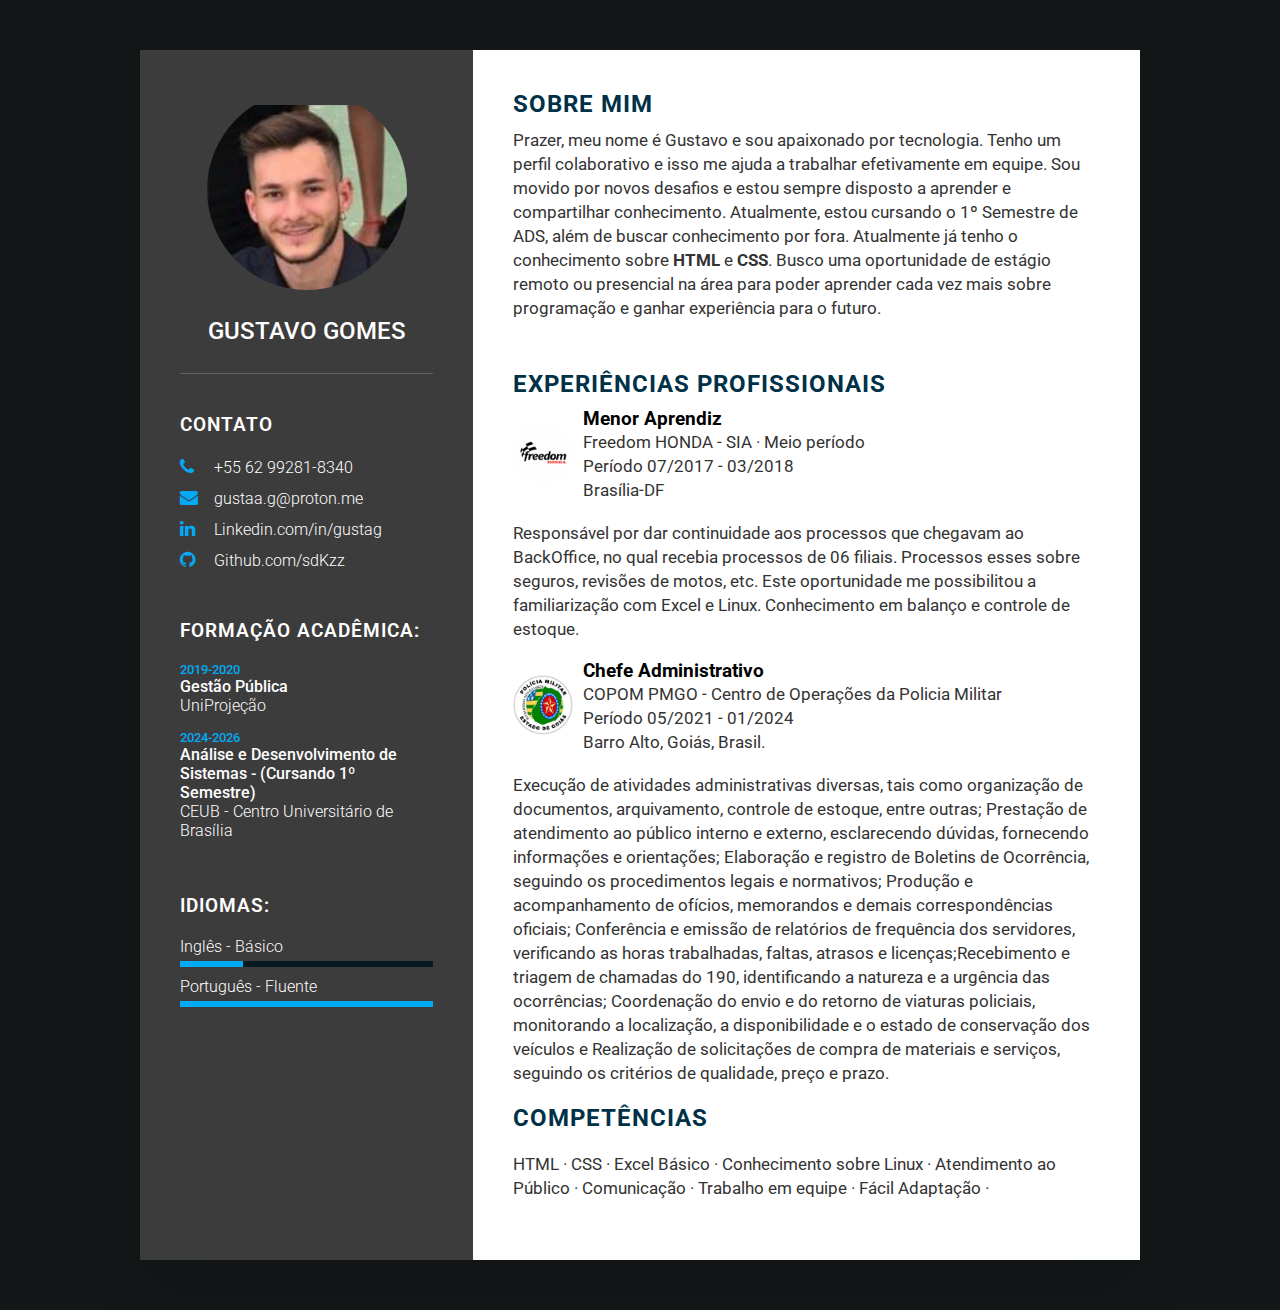
<file: index.html>
<!doctype html>
<html>
    <head>
        <meta charset="utf-8">
        <meta name="viewport" content="width=device-width, initial-scale=1.0">
        <title>Currículo</title>
        <link rel="stylesheet" type="text/css" href="css/style.css">
        <link rel="icon" type="image/jpg" href="images/ico-gusta.ico"/>
        <link rel="preconnect" href="https://fonts.googleapis.com">
        <link rel="preconnect" href="https://fonts.gstatic.com" crossorigin>
        <link href="https://fonts.googleapis.com/css2?family=Poppins&display=swap" rel="stylesheet">
        <link rel="stylesheet" href="https://cdnjs.cloudflare.com/ajax/libs/font-awesome/4.7.0/css/font-awesome.css" integrity="sha512-5A8nwdMOWrSz20fDsjczgUidUBR8liPYU+WymTZP1lmY9G6Oc7HlZv156XqnsgNUzTyMefFTcsFH/tnJE/+xBg==" crossorigin="anonymous" referrerpolicy="no-referrer" />
        <link rel="preconnect" href="https://fonts.googleapis.com">
        <link rel="preconnect" href="https://fonts.gstatic.com" crossorigin>
        <link href="https://fonts.googleapis.com/css2?family=Roboto:wght@300;400&display=swap" rel="stylesheet">
    </head>

    <body>
        <div class="container">

            <!-- Lado Esquerdo do currículo. -->

            <div class="left-Side"> <!-- Abre div lado esquerdo. -->
                <div class="profileText">
                    <div class="imgBx">
                        <img src="images/eu.png" width="300" height="250" width="180">
                    </div>
                    <h2>Gustavo Gomes<br></h2>
                </div>

                <!-- Parte de contato. -->

                <div class="contactInfo">
                    <h3 class="title">Contato</h3>
                    <ul>
                        <li>
                            <span class="icon"><i class="fa fa-phone" aria-hidden="true"></i>
                            </span>
                            <span class="text">+55 62 99281-8340</span>
                        </li>
                        <li>
                            <span class="icon"><i class="fa fa-envelope" aria-hidden="true"></i>
                            </span>
                            <span class="text">gustaa.g@proton.me</span>
                        </li>
                        <li>
                            <span class="icon"><i class="fa fa-linkedin" aria-hidden="true"></i>
                            </span>
                            <span class="text">Linkedin.com/in/gustag</span>
                        </li>
                        <li>
                            <span class="icon"><i class="fa fa-github" aria-hidden="true"></i>
                            </span>
                            <span class="text">Github.com/sdKzz</span>
                        </li>
                    </ul>
                </div>

                <!-- Minify-ContactInfo -->
                <!-- <div class="contactInfo"><h3 class="title">Contato</h3><ul><li><span class="icon"><i class="fa fa-phone" aria-hidden="true"></i></span><span class="text">+55 15 99813-8621</span></li><li><span class="icon"><i class="fa fa-envelope" aria-hidden="true"></i></span><span class="text">Vitorbelo99@gmail.com</span></li><li><span class="icon"><i class="fa fa-globe" aria-hidden="true"></i></span><span class="text">L1nq.com/PortfolioVitor</span></li><li><span class="icon"><i class="fa fa-linkedin" aria-hidden="true"></i></span><span class="text">Linkedin.com/in/vitor-belo</span></li><li><span class="icon"><i class="fa fa-github" aria-hidden="true"></i></span><span class="text">Github.com/vitorbelo</span></li></ul></div> -->

                <!-- Fim da parte de contato. -->

                <!-- Parte de educação. -->

                <div class="contactInfo education">
                    <h3 class="title">Formação acadêmica:</h3>
                    <ul>
                        <li>
                            <h5>2019-2020</h5>
                            <h4>Gestão Pública</h4>
                            <h4>UniProjeção</h4>
                        </li>
                        <li>
                            <h5>2024-2026</h5>
                            <h4>Análise e Desenvolvimento de Sistemas - (Cursando 1º Semestre)</h4>
                            <h4>CEUB - Centro Universitário de Brasília</h4>
                        </li>
                    </ul>
                </div>

                <!-- Fim da parte de educação.  -->

                <!-- Parte de linguagem. -->

                <div class="contactInfo linguagem">
                    <h3 class="title">Idiomas:</h3>
                    <ul>
                        <li>
                            <span class="text">Inglês - Básico</span>
                            <span class="percent">
                                <div style="width: 25%;"></div>
                            </span>
                        </li>
                        <li>
                            <span class="text">Português - Fluente</span>
                            <span class="percent">
                                <div style="width: 100%;"></div>
                            </span>
                        </li>
                    </ul>
                </div>
            </div> <!-- Fecha div lado esquerdo. -->

            <!-- Fim da parte de linguagem. -->

            <!-- Fim do lado esquerdo. -->

            <!-- Lado direito do currículo. -->

            <div class="right-Side"> <!-- Abre div lado direito. -->
                <div class="about">
                    <h2 class="title2">Sobre mim</h2>
                    <p>
                        <!-- Prazer, meu nome é Gustavo e sou apaixonado por tecnologia. Tenho um perfil colaborativo e isso me ajuda a trabalhar efetivamente em equipe. 
                        Sou movido por novos desafios e estou sempre disposto a aprender e compartilhar conhecimento. Atualmente, estou cursando o 1º Semestre de ADS, além de buscar conhecimento por fora. Atualmente já tenho o conhecimento sobre<strong> HTML </strong> e <strong>CSS</strong>. Busco uma oportunidade de estágio remoto ou presencial na área para poder aprender cada vez mais sobre programação e ganhar experiência para o futuro. -->
                        Prazer, meu nome é Gustavo e sou apaixonado por tecnologia. Tenho um perfil colaborativo e isso me ajuda a trabalhar efetivamente em equipe. 
                        Sou movido por novos desafios e estou sempre disposto a aprender e compartilhar conhecimento. Atualmente, estou cursando o 1º Semestre de ADS, além de buscar conhecimento por fora. Atualmente já tenho o conhecimento sobre<strong> HTML </strong> e <strong>CSS</strong>. Busco uma oportunidade de estágio remoto ou presencial na área para poder aprender cada vez mais sobre programação e ganhar experiência para o futuro.
                    </p>
                </div>
                <div class="about">
                    <div class="exp-prof">
                        <h2 class="title2">Experiências profissionais</h2>
                        <img src="./images/honda.png" alt="Imagem">
                        <div class="text">
                          <h3>Menor Aprendiz</h3>
                          <p>Freedom HONDA - SIA · Meio período</p>
                          <p>Período 07/2017 - 03/2018</p>
                          <p>Brasília-DF</p>
                        </div>
                    </div>
                        <div class="text">
                            <br>
                            <p> Responsável por dar continuidade aos processos que chegavam ao BackOffice, no qual recebia processos de 06 filiais. Processos esses sobre seguros, revisões de motos, etc. Este oportunidade me possibilitou a familiarização com Excel e Linux. Conhecimento em balanço e controle de estoque.</p>
                        </div>
                    <div class="exp-prof">
                        <br>
                        <img src="./images/PMGO.png" alt="Imagem">
                        <div class="text">
                            <h3>Chefe Administrativo</h3>
                            <p>COPOM PMGO - Centro de Operações da Policia Militar</p>
                            <p>Período 05/2021 - 01/2024</p>
                            <p>Barro Alto, Goiás, Brasil.</p>
                        </div>
                    </div>
                        <div class="text">
                            <br>
                            <p>Execução de atividades administrativas diversas, tais como organização de documentos, arquivamento, controle de estoque, entre outras; Prestação de atendimento ao público interno e externo, esclarecendo dúvidas, fornecendo informações e orientações; Elaboração e registro de Boletins de Ocorrência, seguindo os procedimentos legais e normativos; Produção e acompanhamento de ofícios, memorandos e demais correspondências oficiais; Conferência e emissão de relatórios de frequência dos servidores, verificando as horas trabalhadas, faltas, atrasos e licenças;Recebimento e triagem de chamadas do 190, identificando a natureza e a urgência das ocorrências; Coordenação do envio e do retorno de viaturas policiais, monitorando a localização, a disponibilidade e o estado de conservação dos veículos e Realização de solicitações de compra de materiais e serviços, seguindo os critérios de qualidade, preço e prazo.</p>
                        </div>
                    <div class="exp-prof">
                        <br>
                </div>
                <div class="about skills">
                    <h2 class="title2">Competências</h2>
                    <div class="box">
                        <p>
                            HTML · CSS · Excel Básico · Conhecimento sobre Linux · Atendimento ao Público · Comunicação · Trabalho em equipe · Fácil Adaptação ·
                        </p>
                    </div>
                </div>
                
            </div> <!-- Fecha div lado direito. -->


    </body>
</html>
</file>
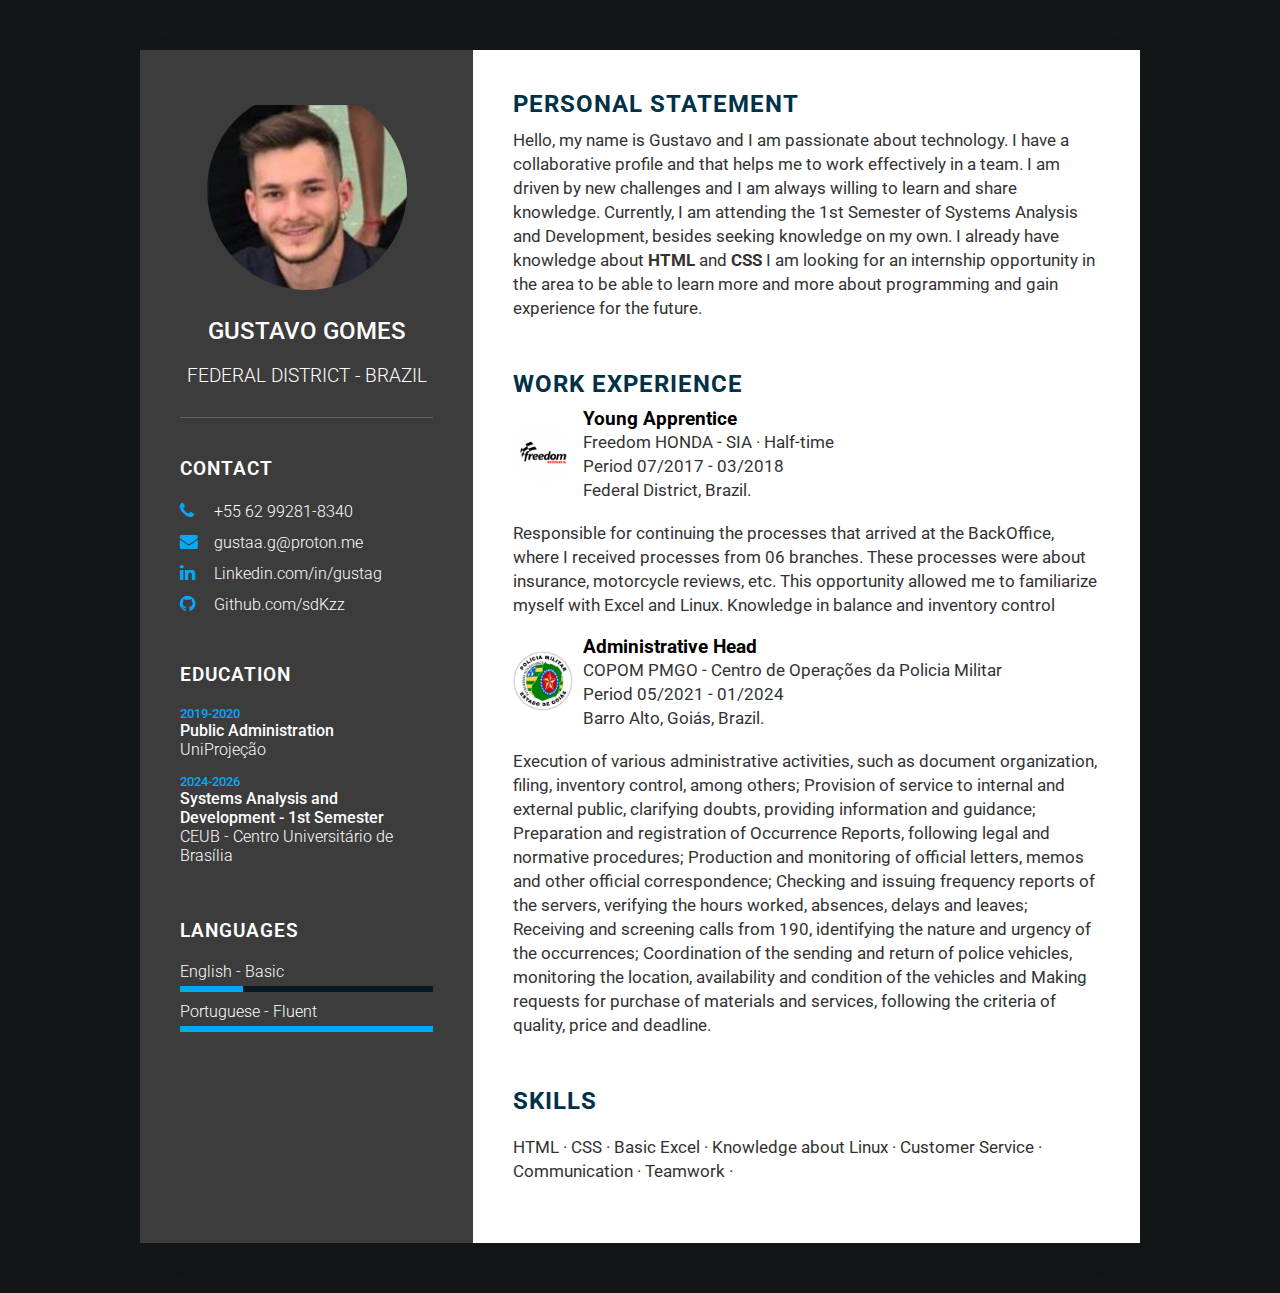
<file: resume-english.html>
<!doctype html>
<html>
    <head>
        <meta charset="utf-8">
        <meta name="viewport" content="width=device-width, initial-scale=1.0">
        <title>Currículo</title>
        <link rel="stylesheet" type="text/css" href="css/style.css">
        <link rel="icon" type="image/jpg" href="images/ico-vitor-port.ico" />
        <link rel="preconnect" href="https://fonts.googleapis.com">
        <link rel="preconnect" href="https://fonts.gstatic.com" crossorigin>
        <link href="https://fonts.googleapis.com/css2?family=Poppins&display=swap" rel="stylesheet">
        <link rel="stylesheet" href="https://cdnjs.cloudflare.com/ajax/libs/font-awesome/4.7.0/css/font-awesome.css" integrity="sha512-5A8nwdMOWrSz20fDsjczgUidUBR8liPYU+WymTZP1lmY9G6Oc7HlZv156XqnsgNUzTyMefFTcsFH/tnJE/+xBg==" crossorigin="anonymous" referrerpolicy="no-referrer" />
        <link rel="preconnect" href="https://fonts.googleapis.com">
        <link rel="preconnect" href="https://fonts.gstatic.com" crossorigin>
        <link href="https://fonts.googleapis.com/css2?family=Roboto:wght@300;400&display=swap" rel="stylesheet">
    </head>

    <body>
        <div class="container">

            <!-- Lado Esquerdo do currículo. -->

            <div class="left-Side"> <!-- Abre div lado esquerdo. -->
                <div class="profileText">
                    <div class="imgBx">
                        <img src="images/eu.png" width="300" height="250" width="180">
                    </div>
                    <h2>Gustavo Gomes<br><span>Federal District - Brazil</span></h2>
                </div>

                <!-- Parte de contato. -->

                <div class="contactInfo">
                    <h3 class="title">Contact</h3>
                    <ul>
                        <li>
                            <span class="icon"><i class="fa fa-phone" aria-hidden="true"></i>
                            </span>
                            <span class="text">+55 62 99281-8340</span>
                        </li>
                        <li>
                            <span class="icon"><i class="fa fa-envelope" aria-hidden="true"></i>
                            </span>
                            <span class="text">gustaa.g@proton.me</span>
                        </li>
                        <li>
                            <span class="icon"><i class="fa fa-linkedin" aria-hidden="true"></i>
                            </span>
                            <span class="text">Linkedin.com/in/gustag</span>
                        </li>
                        <li>
                            <span class="icon"><i class="fa fa-github" aria-hidden="true"></i>
                            </span>
                            <span class="text">Github.com/sdKzz</span>
                        </li>
                    </ul>
                </div>

                <!-- Minify-ContactInfo -->
                <!-- <div class="contactInfo"><h3 class="title">Contato</h3><ul><li><span class="icon"><i class="fa fa-phone" aria-hidden="true"></i></span><span class="text">+55 15 99813-8621</span></li><li><span class="icon"><i class="fa fa-envelope" aria-hidden="true"></i></span><span class="text">Vitorbelo99@gmail.com</span></li><li><span class="icon"><i class="fa fa-globe" aria-hidden="true"></i></span><span class="text">L1nq.com/PortfolioVitor</span></li><li><span class="icon"><i class="fa fa-linkedin" aria-hidden="true"></i></span><span class="text">Linkedin.com/in/vitor-belo</span></li><li><span class="icon"><i class="fa fa-github" aria-hidden="true"></i></span><span class="text">Github.com/vitorbelo</span></li></ul></div> -->

                <!-- Fim da parte de contato. -->

                <!-- Parte de educação. -->

                <div class="contactInfo education">
                    <h3 class="title">Education</h3>
                    <ul>
                        <li>
                            <h5>2019-2020</h5>
                            <h4>Public Administration</h4>
                            <h4>UniProjeção</h4>
                        </li>
                        <li>
                        <h5>2024-2026</h5>
                            <h4>Systems Analysis and Development - 1st Semester</h4>
                            <h4>CEUB - Centro Universitário de Brasília</h4>
                        </li>
                    </ul>
                </div>

                <!-- Fim da parte de educação.  -->

                <!-- Parte de linguagem. -->

                <div class="contactInfo linguagem">
                    <h3 class="title">Languages</h3>
                    <ul>
                        <li>
                            <span class="text">English - Basic</span>
                            <span class="percent">
                                <div style="width: 25%;"></div>
                            </span>
                        </li>
                        <li>
                            <span class="text">Portuguese - Fluent</span>
                            <span class="percent">
                                <div style="width: 100%;"></div>
                            </span>
                        </li>
                    </ul>
                </div>
            </div> <!-- Fecha div lado esquerdo. -->

            <!-- Fim da parte de linguagem. -->

            <!-- Fim do lado esquerdo. -->

            <!-- Lado direito do currículo. -->

            <div class="right-Side"> <!-- Abre div lado direito. -->
                <div class="about">
                    <h2 class="title2">Personal statement</h2>
                    <p>
                        Hello, my name is Gustavo and I am passionate about technology. I have a collaborative profile and that helps me to work effectively in a team. I am driven by new challenges and I am always willing to learn and share knowledge. Currently, I am attending the 1st Semester of Systems Analysis and Development, besides seeking knowledge on my own. I already have knowledge about <strong>HTML</strong> and <strong>CSS</strong> I am looking for an internship opportunity in the area to be able to learn more and more about programming and gain experience for the future.
                    </p>
                </div>
                <div class="about">
                    <div class="exp-prof">
                        <h2 class="title2">Work Experience</h2>
                        <img src="./images/honda.png" alt="Imagem">
                        <div class="text">
                            <h3>Young Apprentice</h3>
                            <p>Freedom HONDA - SIA · Half-time</p>
                            <p>Period 07/2017 - 03/2018</p>
                            <p>Federal District, Brazil.</p>
                        </div>
                    </div>
                        <div class="text">
                            <br>
                            <p>Responsible for continuing the processes that arrived at the BackOffice, where I received processes from 06 branches. These processes were about insurance, motorcycle reviews, etc. This opportunity allowed me to familiarize myself with Excel and Linux. Knowledge in balance and inventory control</p>
                        </div>
                    <div class="exp-prof">
                        <br>
                        <img src="./images/PMGO.png" alt="Imagem">
                        <div class="text">
                            <h3>Administrative Head</h3>
                            <p>COPOM PMGO - Centro de Operações da Policia Militar</p>
                            <p>Period 05/2021 - 01/2024</p>
                            <p>Barro Alto, Goiás, Brazil.</p>
                        </div>
                    </div>
                        <div class="text">
                            <br>
                            <p>Execution of various administrative activities, such as document organization, filing, inventory control, among others; Provision of service to internal and external public, clarifying doubts, providing information and guidance;  Preparation and registration of Occurrence Reports, following legal and normative procedures; Production and monitoring of official letters, memos and other official correspondence; Checking and issuing frequency reports of the servers, verifying the hours worked, absences, delays and leaves; Receiving and screening calls from 190, identifying the nature and urgency of the occurrences; Coordination of the sending and return of police vehicles, monitoring the location, availability and condition of the vehicles and Making requests for purchase of materials and services, following the criteria of quality, price and deadline.</p>
                        </div>
                </div>
                <div class="about skills">
                    <h2 class="title2">Skills</h2>
                    <div class="box">
                        <p>
                            HTML · CSS · Basic Excel · Knowledge about Linux · Customer Service · Communication · Teamwork ·
                        </p>
                    </div>
                </div>
                
            </div> <!-- Fecha div lado direito. -->


    </body>
</html>
</file>
<file: css/style.css>
*{
    margin: 0;
    padding: 0;
    box-sizing: border-box;
    font-family: 'Roboto', sans-serif;}

body{
    background: rgb(20, 23, 24);
    display: flex;
    justify-content: center;
    align-items: center;
    min-height: 100vh;
}

.container {
    position: relative;
    width: 100%;
    max-width: 1000px;
    min-height: 1000px;
    background: #fff;
    margin: 50px;
    display: grid;
    grid-template-columns: 1fr 2fr;
    box-shadow: 0 35px 55px rgba(0, 0, 0, 0.1);
}

/* Começo do style da parte esquerda. */

.container .left-Side{
    position: relative;
    background: #3d3c3c;
    padding: 40px;
}

.profileText{
    position: relative;
    display: flex;
    flex-direction: column;
    align-items: center;
    padding-bottom: 20px;
    border-bottom: 1px solid rgba(255, 255, 255, 0.2);
}

.profileText .imgBx{
    position: relative;
    width: 200px;
    height: 200px;
    border-radius:50%;
    overflow: hidden;
}

.profileText .imgBx img{
    position: absolute;
    top: 0;
    left: 0;
    width: 100%;
    height: 100%;
    object-fit: cover;
}

.profileText h2{
    color: #fff;font-size: 1.5em;
    margin-top:20px;
    text-transform: uppercase;
    text-align: center;
    font-weight: 500;
    line-height: 1.8em;
}

.profileText h2 span{
    font-size: 0.8em;
    font-weight: 300;
}

.contactInfo {
    padding-top: 40px;
}

.title{
    color: #fff;
    text-transform: uppercase;
    font-weight: 600;
    letter-spacing: 1px;
    margin-bottom: 20px;
}

.contactInfo ul{
   position: relative; 
}

.contactInfo ul li{ 
    position: relative;
    list-style: none;
    margin: 10px 0;
    cursor: pointer;
}

.contactInfo ul li .icon{ 
    display: inline-block;
    width: 30px;
    font-size: 18px;
    color: #03a9f4;
}

.contactInfo ul li span{ 
    color: #fff;
    font-weight: 300;
}

.contactInfo.education li{
    margin-bottom:15px;
}

.contactInfo.education h5{
    color: #03a9f4;
    font-weight: 500;
}

.contactInfo.education h4:nth-child(2){
    color: #fff;
    font-weight: 500;
}

.contactInfo.education h4{
    color: #fff;
    font-weight: 300;
}

.contactInfo.linguagem .percent{
    position: relative;
    width: 100%;
    height: 6px;
    background: #081921;
    display: block;
    margin-top: 5px;
}

.contactInfo.linguagem .percent div{
    position: absolute;
    top: 0;
    left: 0;
    height: 100%;
    background: #03a9f4;
}

/* Fim do style da parte esquerda. */

/* Começo do style da parte direita. */

.container .right-Side{
    position: relative;
    background: #ffffff;
    padding: 40px;
}

.about{
    margin-bottom: 50px;
}

.about:last-child{
    margin-bottom: 0;
}

.title2{
    color: #003147;
    text-transform: uppercase;
    letter-spacing: 1px;
    margin-bottom: 10px;
}

p{
    color: #333;
    font-size: 17px;
    line-height: 1.5rem;
}
.exp-prof {
    width: 100%;
    overflow: hidden;
    /* Limpa o float */
}

img {
    float: left;
    /* Posiciona a imagem à esquerda */
    margin-right: 10px;
    /* Adapte a margem conforme necessário */
    margin-top: 15px;
    width: 60px;
    border-radius: 50px;
}

.text {
    overflow: hidden;
    /* Limpa o float */
}

h3,
p {
    margin: 0;
    /* Remove as margens padrão */
}
.text p span{
    text-transform: uppercase;
    /* color: #03a9f4; */
    font-weight: 500;
    font-size: 13px;
}
  
.about .box{
    display: flex;
    flex-direction: row;
    margin: 20px 0;
}

.about .box .tempo{
    min-width: 150px;
}

.about .box .tempo h5{
    text-transform: uppercase;
    color: #848c90;
    font-weight: 600;
}

.about .box .text h4{
    text-transform: uppercase;
    color: #003147;
    font-size: 16px;
}

.about .box .text span{
    text-transform: uppercase;
    color: #03a9f4;
    /* font-size: 16px; */
}

.skills .box{
    position: relative;
    width: 100%;
    /* display: grid; */
    /* grid-template-columns: 150px 1fr; */
    /* justify-content:center; */
    /* align-items:center; */
}

.skills .box p span{
    text-transform: uppercase;
    color: #03a9f4;
    font-weight: 500;
}


/* Fim do style da parte direita. */
</file>
